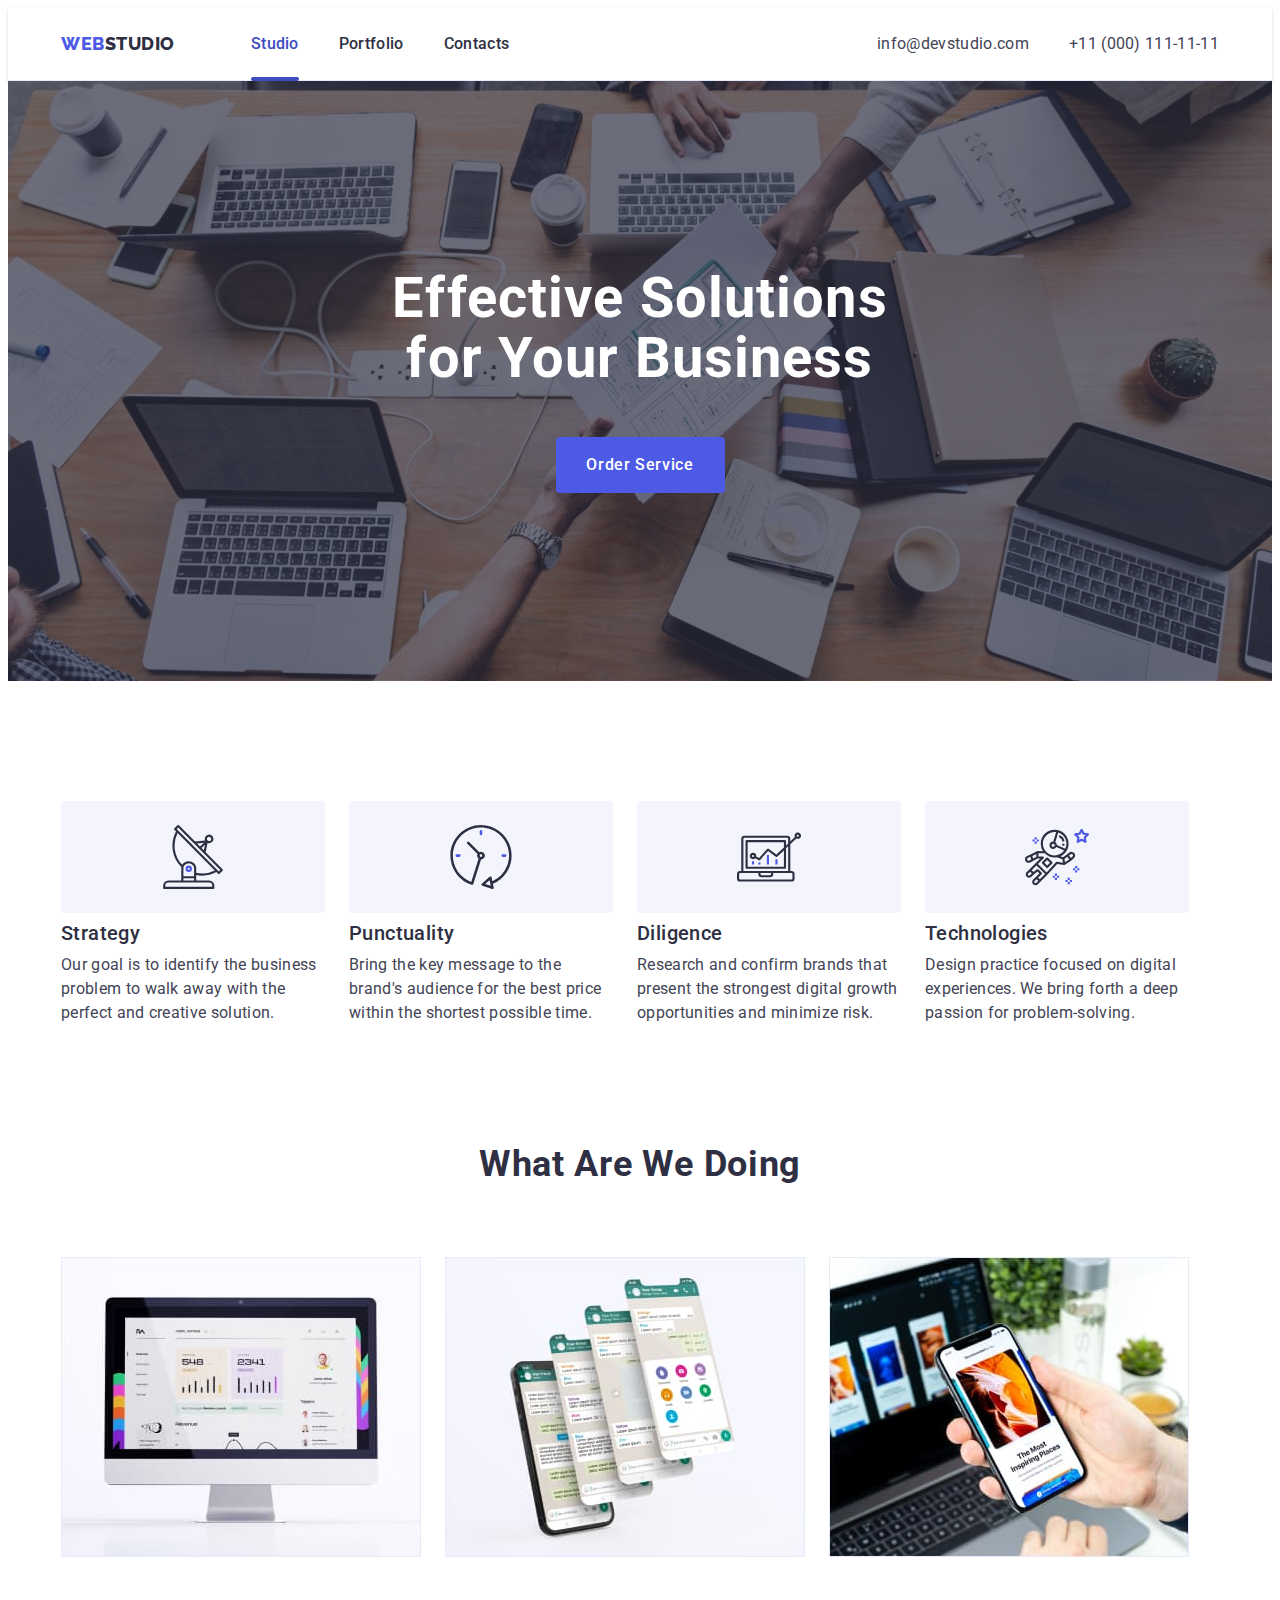
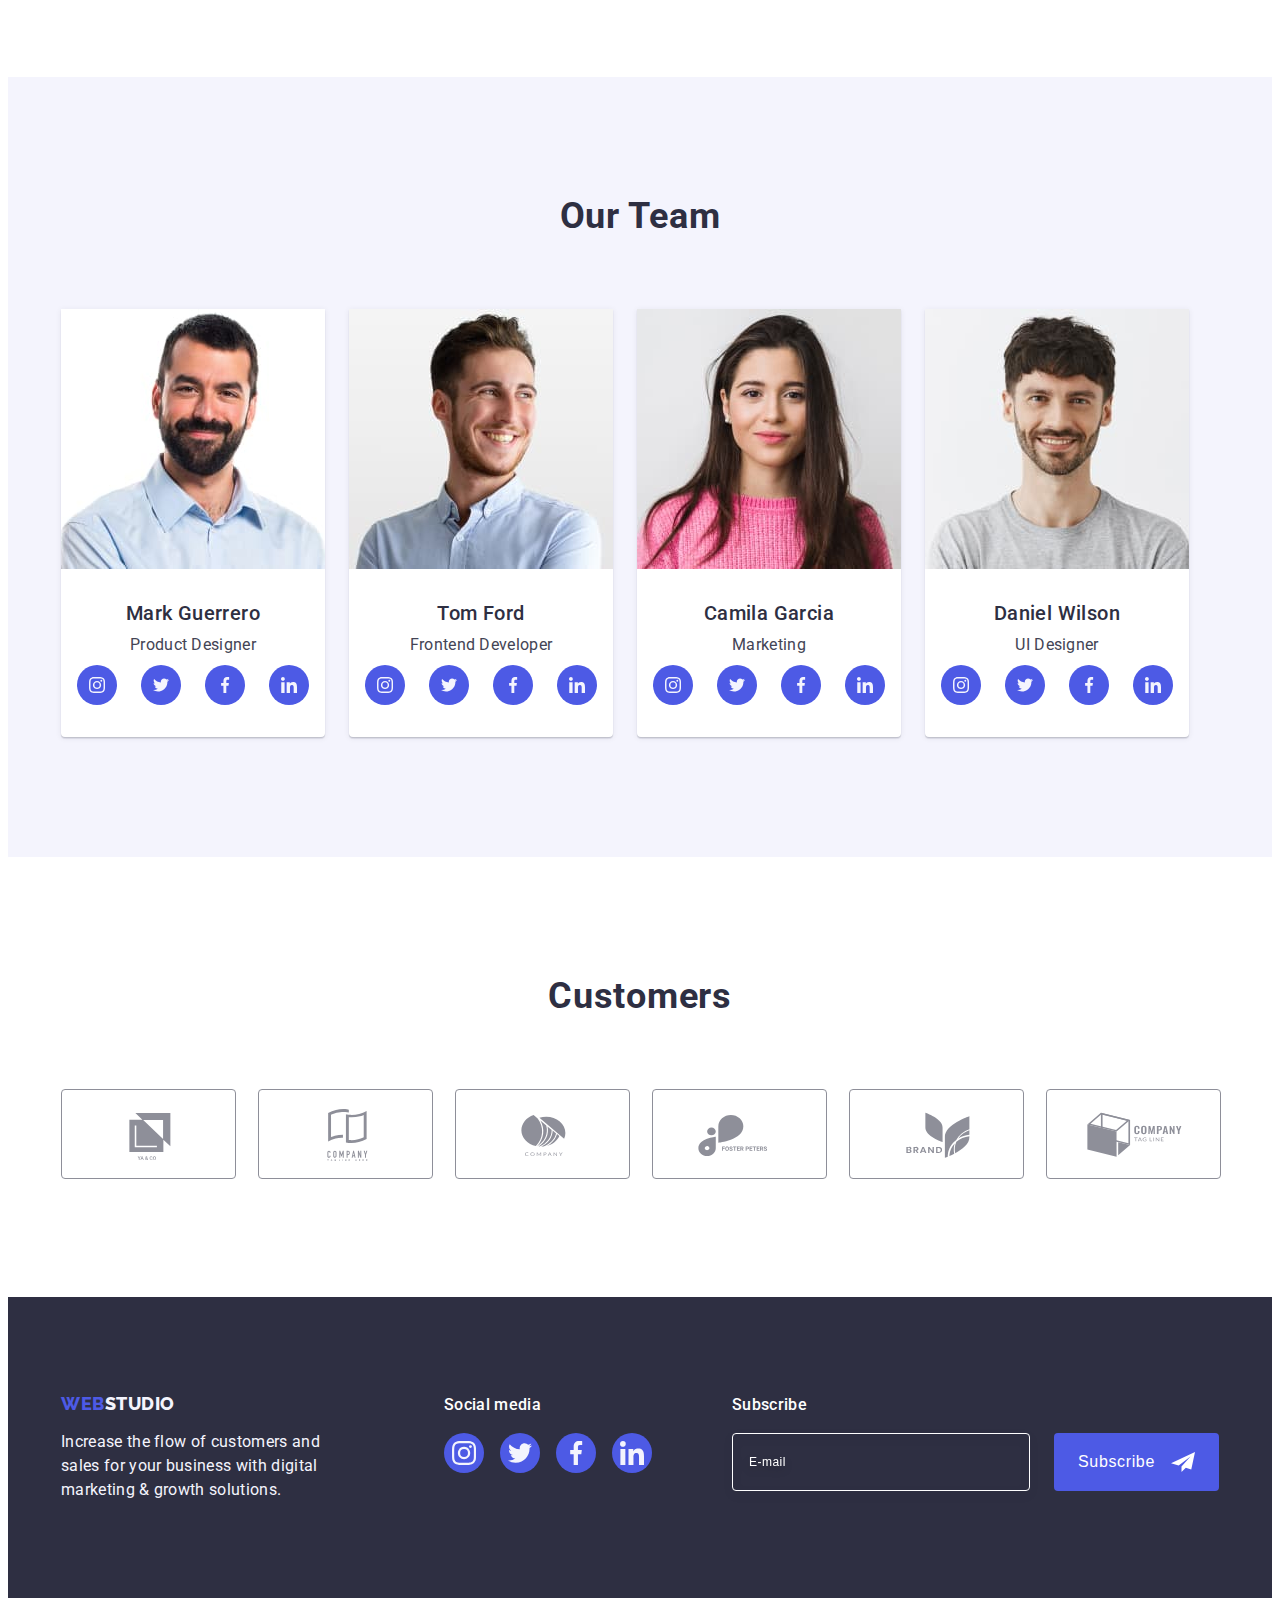
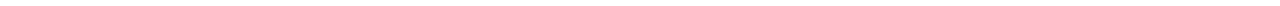
<file: index.html>
<!DOCTYPE html>
<html lang="en">
<head>
    <meta charset="UTF-8">
    <meta http-equiv="X-UA-Compatible" content="IE=edge">
    <meta name="viewport" content="width=device-width, initial-scale=1.0">
    <title>Webstudio</title>
    <link rel="preconnect" href="https://fonts.googleapis.com">
    <link rel="preconnect" href="https://fonts.gstatic.com" crossorigin>
    <link href="https://fonts.googleapis.com/css2?family=Raleway:wght@800&family=Roboto:wght@400;500;700&display=swap"
        rel="stylesheet">
    <link rel="stylesheet" href="https://cdnjs.cloudflare.com/ajax/libs/modern-normalize/2.0.0/modern-normalize.min.css" integrity="sha512-4xo8blKMVCiXpTaLzQSLSw3KFOVPWhm/TRtuPVc4WG6kUgjH6J03IBuG7JZPkcWMxJ5huwaBpOpnwYElP/m6wg==" crossorigin="anonymous" referrerpolicy="no-referrer" />
    <link rel="stylesheet" href="./css/styles.css">
    <link rel="stylesheet" href="./css/media.css">
</head>
<body>
    <header class="header">
        <div class="container header-container">
            <nav class="header-navidation">
                <a href="./index.html" class="logo header-logo link">Web<span class="header-logo-span">Studio</span></a>
                <ul class="header-list list">
                    <li class="header-item"><a href="./index.html" class="header-link link link-after">Studio</a></li>
                    <li class="header-item"><a href="./portfolio.html" class="header-link link">Portfolio</a></li>
                    <li class="header-item"><a href="" class="header-link link">Contacts</a></li>
                </ul>
            </nav>
            <address class="header-address">
                <ul class="address-list list">
                    <li class="address-item"><a href="mailto:info@devstudio.com" class="address-link link">info@devstudio.com</a></li>
                    <li class="address-item"><a href="tel:+110001111111" class="address-link link">+11 (000) 111-11-11</a></li>
                </ul>
            </address>
            <button type="button" class="menu-open-btn" data-menu-open>
                <svg class="menu-icon" width="32" height="22">
                    <use href="./images/icons.svg#menu"></use>
                </svg>
            </button>
        </div>
        <div class="mob-menu is-hidden" data-menu>
            <div>
                <button type="button" class="menu-close-btn" data-menu-close>
                    <svg class="menu-icon" width="8" height="8">
                        <use href="./images/icons.svg#icon-close-black-18dp-2-1-1"></use>
                    </svg>
                </button>
                <ul class="mob-menu-list list">
                        <li class="mob-menu-list-item"><a href="./index.html" class="mob-menu-link link menu-link-after">Studio</a></li>
                        <li class="mob-menu-list-item"><a href="./portfolio.html" class="mob-menu-link link">Portfolio</a></li>
                        <li class="mob-menu-list-item"><a href="" class="mob-menu-link link">Contacts</a></li>
                </ul>
            </div>
            <div>
                <address class="mob-menu-address">
                    <ul class="mob-menu-address-list list">
                        <li class="mob-menu-address-item"><a href="tel:+110001111111" class="mob-menu-address-link-t link">+11 (000) 111-11-11</a></li>
                        <li class="mob-menu-address-item"><a href="mailto:info@devstudio.com" class="mob-menu-address-link-e link">info@devstudio.com</a></li>
                    </ul>
                </address>
                <ul class="mob-soc-list list">
                    <li class="mob-menu-soc-item">
                        <a href="" class="mob-menu-soc-link link" target="_blank" rel="noopener noreferrer">
                            <svg class="mob-menu-soc-icon" width="24" height="24">
                                <use href="./images/icons.svg#icon-instagram-2"></use>
                            </svg>
                        </a>
                    </li>
                    <li class="mob-menu-soc-item">
                        <a href="" class="mob-menu-soc-link link" target="_blank" rel="noopener noreferrer">
                            <svg class="mob-menu-soc-icon" width="24" height="24">
                                <use href="./images/icons.svg#icon-twitter-1"></use>
                            </svg>
                        </a>
                    </li>
                    <li class="mob-menu-soc-item">
                        <a href="" class="mob-menu-soc-link link" target="_blank" rel="noopener noreferrer">
                            <svg class="mob-menu-soc-icon" width="24" height="24">
                                <use href="./images/icons.svg#icon-facebook-1"></use>
                            </svg>
                        </a>
                    </li>
                    <li class="mob-menu-soc-item">
                        <a href="" class="mob-menu-soc-link link" target="_blank" rel="noopener noreferrer">
                            <svg class="mob-menu-soc-icon" width="24" height="24">
                                <use href="./images/icons.svg#icon-linkedin-1"></use>
                            </svg>
                        </a>
                    </li>
                </ul>
            </div>
        </div>
    </header>
    <main>
        <section class="hero">
            <div class="container">
                <h1 class="hero-title">Effective Solutions for Your Business</h1>
                <button type="button" class="hero-btn" data-modal-open>Order Service</button>
            </div>
        </section>
        <section class="hang">
            <div class="container">
                <h2 class="visually-hidden">hang</h2>
                <ul class="hang-list list">
                    <li class="hang-list-item">
                        <div class="hang-icon-container">
                            <svg class="hang-icon" width="64" height="64">
                                <use href="./images/icons.svg#icon-antenna-1"></use>
                            </svg>
                        </div>
                        <h3 class="hang-title-item">Strategy</h3>
                        <p class="hang-text">Our goal is to identify the business problem to walk away with the perfect and creative solution.</p>
                    </li>
                    <li class="hang-list-item">
                        <div class="hang-icon-container">
                            <svg class="hang-icon" width="64" height="64">
                                <use href="./images/icons.svg#icon-clock-1"></use>
                            </svg>
                        </div>
                        <h3 class="hang-title-item">Punctuality</h3>
                        <p class="hang-text">Bring the key message to the brand's audience for the best price within the shortest possible time.</p>
                    </li>
                    <li class="hang-list-item">
                        <div class="hang-icon-container">
                            <svg class="hang-icon" width="64" height="64">
                                <use href="./images/icons.svg#icon-diagram-1"></use>
                            </svg>
                        </div>
                        <h3 class="hang-title-item">Diligence</h3>
                        <p class="hang-text">Research and confirm brands that present the strongest digital growth opportunities and minimize risk.</p>
                    </li>
                    <li class="hang-list-item">
                        <div class="hang-icon-container">
                            <svg class="hang-icon" width="64" height="64">
                                <use href="./images/icons.svg#icon-astronaut-1"></use>
                            </svg>
                        </div>
                        <h3 class="hang-title-item">Technologies</h3>
                        <p class="hang-text">Design practice focused on digital experiences. We bring forth a deep passion for problem-solving.</p>
                    </li>
                </ul>
            </div>
        </section>
        <section class="works">
            <div class="container works-container">
                <h2 class="works-title">What are we doing</h2>
                <ul class="works-list list">
                    <li class="works-list-item"><img srcset="./images/img1-2x.jpg 2x" src="./images/img1.jpg" alt="Design1" width="360"></li>
                    <li class="works-list-item"><img srcset="./images/img2-2x.jpg 2x" src="./images/img2.jpg" alt="Design2" width="360"></li>
                    <li class="works-list-item"><img srcset="./images/img3-2x.jpg 2x" src="./images/img3.jpg" alt="Design3" width="360"></li>
                </ul>
            </div>
        </section> 
        <section class="team">
            <div class="container">
                <h2 class="team-title">Our Team</h2>
                <ul class="team-list list">
                    <li class="team-list-item">
                        <img srcset="./images/member1-2x.jpg 2x" src="./images/member1.jpg" alt="member1" width="264">
                        <div class="team-list-text">
                            <h3 class="team-member">Mark Guerrero</h3>
                            <p class="team-member-text">Product Designer</p>
                            <ul class="team-soc-list list">
                                <li class="team-soc-item">
                                    <a href="" class="team-soc-link link" target="_blank" rel="noopener noreferrer">
                                        <svg class="team-soc-icon" width="16" height="16">
                                            <use href="./images/icons.svg#icon-instagram-2"></use>
                                        </svg>
                                    </a>
                                </li>
                                <li class="team-soc-item">
                                    <a href="" class="team-soc-link link" target="_blank" rel="noopener noreferrer">
                                        <svg class="team-soc-icon" width="16" height="16">
                                            <use href="./images/icons.svg#icon-twitter-1"></use>
                                        </svg>
                                    </a>
                                </li>
                                <li class="team-soc-item">
                                    <a href="" class="team-soc-link link" target="_blank" rel="noopener noreferrer">
                                        <svg class="team-soc-icon" width="16" height="16">
                                            <use href="./images/icons.svg#icon-facebook-1"></use>
                                        </svg>
                                    </a>
                                </li>
                                <li class="team-soc-item">
                                    <a href="" class="team-soc-link link" target="_blank" rel="noopener noreferrer">
                                        <svg class="team-soc-icon" width="16" height="16">
                                            <use href="./images/icons.svg#icon-linkedin-1"></use>
                                        </svg>
                                    </a>
                                </li>
                            </ul>
                        </div>
                    </li>
                    <li class="team-list-item">
                        <img srcset="./images/member2-2x.jpg 2x" src="./images/member2.jpg" alt="member2" width="264">
                        <div class="team-list-text">
                            <h3 class="team-member">Tom Ford</h3>
                            <p class="team-member-text">Frontend Developer</p>
                            <ul class="team-soc-list list">
                                <li class="team-soc-item">
                                    <a href="" class="team-soc-link link" target="_blank" rel="noopener noreferrer">
                                        <svg class="team-soc-icon" width="16" height="16">
                                            <use href="./images/icons.svg#icon-instagram-2"></use>
                                        </svg>
                                    </a>
                                </li>
                                <li class="team-soc-item">
                                    <a href="" class="team-soc-link link" target="_blank" rel="noopener noreferrer">
                                        <svg class="team-soc-icon" width="16" height="16">
                                            <use href="./images/icons.svg#icon-twitter-1"></use>
                                        </svg>
                                    </a>
                                </li>
                                <li class="team-soc-item">
                                    <a href="" class="team-soc-link link" target="_blank" rel="noopener noreferrer">
                                        <svg class="team-soc-icon" width="16" height="16">
                                            <use href="./images/icons.svg#icon-facebook-1"></use>
                                        </svg>
                                    </a>
                                </li>
                                <li class="team-soc-item">
                                    <a href="" class="team-soc-link link" target="_blank" rel="noopener noreferrer">
                                        <svg class="team-soc-icon" width="16" height="16">
                                            <use href="./images/icons.svg#icon-linkedin-1"></use>
                                        </svg>
                                    </a>
                                </li>
                            </ul>
                        </div>
                    </li>
                    <li class="team-list-item">
                        <img srcset="./images/member3-2x.jpg 2x" src="./images/member3.jpg" alt="member3" width="264">
                        <div class="team-list-text">
                            <h3 class="team-member">Camila Garcia</h3>
                            <p class="team-member-text">Marketing</p>
                            <ul class="team-soc-list list">
                                <li class="team-soc-item">
                                    <a href="" class="team-soc-link link" target="_blank" rel="noopener noreferrer">
                                        <svg class="team-soc-icon" width="16" height="16">
                                            <use href="./images/icons.svg#icon-instagram-2"></use>
                                        </svg>
                                    </a>
                                </li>
                                <li class="team-soc-item">
                                    <a href="" class="team-soc-link link" target="_blank" rel="noopener noreferrer">
                                        <svg class="team-soc-icon" width="16" height="16">
                                            <use href="./images/icons.svg#icon-twitter-1"></use>
                                        </svg>
                                    </a>
                                </li>
                                <li class="team-soc-item">
                                    <a href="" class="team-soc-link link" target="_blank" rel="noopener noreferrer">
                                        <svg class="team-soc-icon" width="16" height="16">
                                            <use href="./images/icons.svg#icon-facebook-1"></use>
                                        </svg>
                                    </a>
                                </li>
                                <li class="team-soc-item">
                                    <a href="" class="team-soc-link link" target="_blank" rel="noopener noreferrer">
                                        <svg class="team-soc-icon" width="16" height="16">
                                            <use href="./images/icons.svg#icon-linkedin-1"></use>
                                        </svg>
                                    </a>
                                </li>
                            </ul>
                        </div>
                    </li>
                    <li class="team-list-item">
                        <img srcset="./images/member4-2x.jpg 2x" src="./images/member4.jpg" alt="member4" width="264">
                        <div class="team-list-text">
                            <h3 class="team-member">Daniel Wilson</h3>
                            <p class="team-member-text">UI Designer</p>
                            <ul class="team-soc-list list">
                                <li class="team-soc-item">
                                    <a href="" class="team-soc-link link" target="_blank" rel="noopener noreferrer">
                                        <svg class="team-soc-icon" width="16" height="16">
                                            <use href="./images/icons.svg#icon-instagram-2"></use>
                                        </svg>
                                    </a>
                                </li>
                                <li class="team-soc-item">
                                    <a href="" class="team-soc-link link" target="_blank" rel="noopener noreferrer">
                                        <svg class="team-soc-icon" width="16" height="16">
                                            <use href="./images/icons.svg#icon-twitter-1"></use>
                                        </svg>
                                    </a>
                                </li>
                                <li class="team-soc-item">
                                    <a href="" class="team-soc-link link" target="_blank" rel="noopener noreferrer">
                                        <svg class="team-soc-icon" width="16" height="16">
                                            <use href="./images/icons.svg#icon-facebook-1"></use>
                                        </svg>
                                    </a>
                                </li>
                                <li class="team-soc-item">
                                    <a href="" class="team-soc-link link" target="_blank" rel="noopener noreferrer">
                                        <svg class="team-soc-icon" width="16" height="16">
                                            <use href="./images/icons.svg#icon-linkedin-1"></use>
                                        </svg>
                                    </a>
                                </li>
                            </ul>
                        </div>
                    </li>
                </ul>
            </div>
        </section>
        <section class="customers">
            <div class="container">
                <h2 class="customers-title">Customers</h2>                
                <ul class="customers-list list">
                    <li class="customers-list-item">
                            <a href="" class="customers-link link">
                                <svg class="customers-logo" width="104" height="56">
                                <use href="./images/icons.svg#icon-Logo"></use>
                                </svg>
                            </a>
                    </li>
                    <li class="customers-list-item">
                            <a href="" class="customers-link link">
                                <svg class="customers-logo" width="104" height="56">
                                <use href="./images/icons.svg#icon-Logo-1"></use>
                                </svg>
                            </a>
                    </li>
                    <li class="customers-list-item">
                            <a href="" class="customers-link link">
                                <svg class="customers-logo" width="104" height="56">
                                <use href="./images/icons.svg#icon-Logo-2"></use>
                                </svg>
                            </a>
                    </li>
                    <li class="customers-list-item">
                            <a href="" class="customers-link link">
                                <svg class="customers-logo" width="104" height="56">
                                <use href="./images/icons.svg#icon-Logo-3"></use>
                                </svg>
                            </a>
                    </li>
                    <li class="customers-list-item">
                            <a href="" class="customers-link link">
                                <svg class="customers-logo" width="104" height="56">
                                <use href="./images/icons.svg#icon-Logo-4"></use>
                                </svg>
                            </a>
                    </li>
                    <li class="customers-list-item">
                            <a href="" class="customers-link link">
                                <svg class="customers-logo" width="104" height="56">
                                <use href="./images/icons.svg#icon-Logo-5"></use>
                                </svg>
                            </a>
                    </li>
                </ul>
            </div>
        </section>
    </main>
    <footer class="footer">
        <div class="container footer-container">
            <div class="footer-container-1">
                <div class="footer-text">
                    <a href="./index.html" class="logo footer-logo link">Web<span class="footer-logo-span">Studio</span></a>
                    <p class="footer-logo-text">Increase the flow of customers and sales for your business with digital marketing & growth
                        solutions.</p>
                </div>
                <div class="footer-soc">
                    <p class="footer-title">Social media</p>
                    <ul class="footer-soc-list list">
                        <li class="footer-soc-item">
                            <a href="" class="footer-soc-link link" target="_blank" rel="noopener noreferrer">
                                <svg class="footer-soc-icon" width="24" height="24">
                                    <use href="./images/icons.svg#icon-instagram-2"></use>
                                </svg>
                            </a>
                        </li>
                        <li class="footer-soc-item">
                            <a href="" class="footer-soc-link link" target="_blank" rel="noopener noreferrer">
                                <svg class="footer-soc-icon" width="24" height="24">
                                    <use href="./images/icons.svg#icon-twitter-1"></use>
                                </svg>
                            </a>
                        </li>
                        <li class="footer-soc-item">
                            <a href="" class="footer-soc-link link" target="_blank" rel="noopener noreferrer">
                                <svg class="footer-soc-icon" width="24" height="24">
                                    <use href="./images/icons.svg#icon-facebook-1"></use>
                                </svg>
                            </a>
                        </li>
                        <li class="footer-soc-item">
                            <a href="" class="footer-soc-link link" target="_blank" rel="noopener noreferrer">
                                <svg class="footer-soc-icon" width="24" height="24">
                                    <use href="./images/icons.svg#icon-linkedin-1"></use>
                                </svg>
                            </a>
                        </li>
                    </ul>
                </div>
            </div>
            <div class="subscribe-container">
                <p class="footer-title">Subscribe</p>
                <form class="subscribe-form">
                    <label class="subscribe-label">
                        <input class="subscribe-input" type="email" name="user-email" placeholder="E-mail"/>
                    </label>
                    <button class="subscribe-btn" type="submit">
                        Subscribe
                        <svg class="subscribe-icon" width="24" height="24">
                            <use href="./images/icons.svg#subscribe"></use>
                        </svg>
                    </button>
                </form>
            </div>
        </div >
    </footer>
    <div class="backdrop is-hidden" data-modal>
        <div class="modal">
            <button type="button" class="modal-close" data-modal-close>
                <svg width="8" height="8" class="modal-close-svg">
                    <use href="./images/icons.svg#icon-close-black-18dp-2-1-1"></use>
                </svg>
            </button>
            <p class="modal-title">Leave your contacts and we will call you back</p>
            <form class="modal-form">
                <div class="form-field">
                    <label class="modal-label" for="user-name">Name</label>
                    <div class="input-wrap">
                        <input class="modal-input" type="text" name="user-name" id="user-name"/>
                        <svg class="modal-icon" width="18" height="24">
                            <use href="./images/icons.svg#icon-person"></use>
                        </svg>
                    </div>
                </div>
                <div class="form-field">
                    <label class="modal-label" for="phone">Phone</label>
                    <div class="input-wrap">
                        <input class="modal-input" type="tel" name="phone" id="phone"/>
                        <svg class="modal-icon" width="18" height="24">
                            <use href="./images/icons.svg#icon-phone"></use>
                        </svg>
                    </div>
                </div>
                <div class="form-field">
                    <label class="modal-label" for="email">Email</label>
                    <div class="input-wrap">
                        <input class="modal-input" type="email" name="email" id="email"/>
                        <svg class="modal-icon" width="18" height="24">
                            <use href="./images/icons.svg#icon-email"></use>
                        </svg>
                    </div>
                </div>
                <div class="comment-field">
                    <label class="modal-label" for="user-comment">Comment</label>
                    <textarea class="modal-comment" name="user-comment" id="user-comment" placeholder="Text input"></textarea>
                </div>
                <div class="privacy-policy">
                    <input class="modal-check visually-hidden" id="user-privacy" type="checkbox" name="user-privacy" value="true" required/>
                    <label class="check-text" for="user-privacy">
                        <span class="check">
                            <svg class="check-icon" width="10" height="8">
                                <use href="./images/icons.svg#icon-check"></use>
                            </svg>
                        </span>
                        I accept the terms and conditions of the
                        <a class="check-link" href="#">Privacy Policy</a>
                    </label>
                </div>
                <button class="modal-btn" type="submit">Send</button>
            </form>
        </div>
    </div>
    <script src="./js/modal.js"></script>
    <script src="./js/mobile-menu.js"></script>
</body>
</html>
</file>
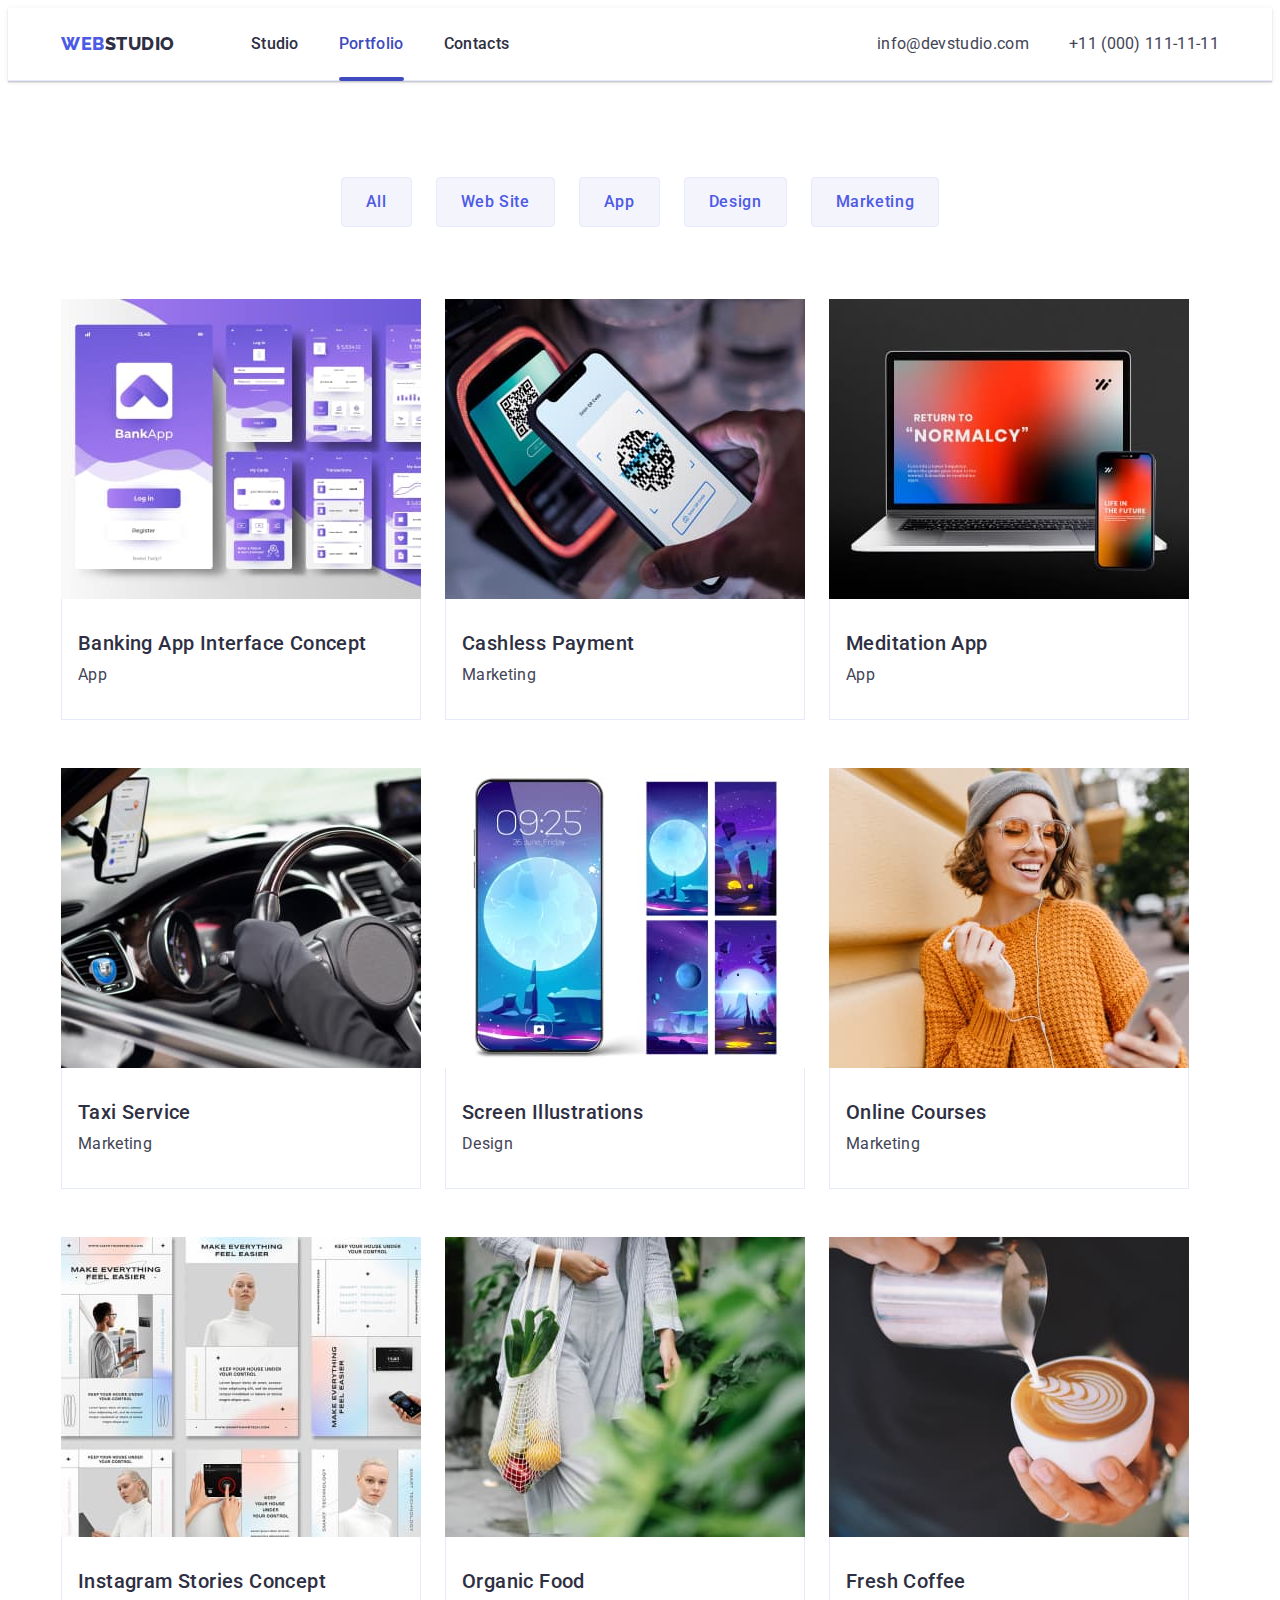
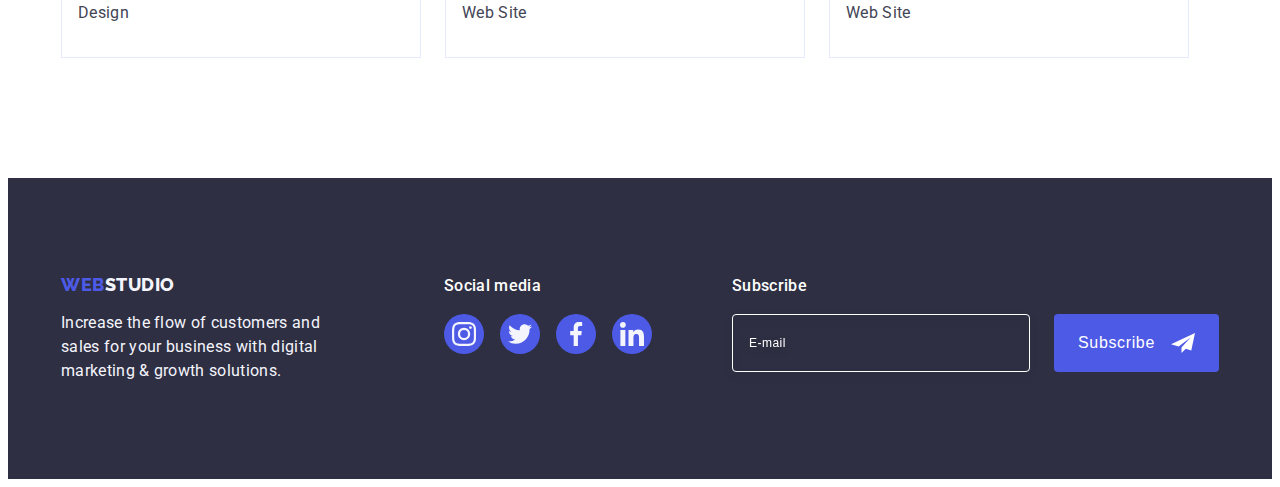
<file: portfolio.html>
<!DOCTYPE html>
<html lang="en">
<head>
    <meta charset="UTF-8">
    <meta http-equiv="X-UA-Compatible" content="IE=edge">
    <meta name="viewport" content="width=device-width, initial-scale=1.0">
    <title>Portfolio</title>
    <link rel="preconnect" href="https://fonts.googleapis.com">
    <link rel="preconnect" href="https://fonts.gstatic.com" crossorigin>
    <link href="https://fonts.googleapis.com/css2?family=Raleway:wght@800&family=Roboto:wght@400;500;700&display=swap" rel="stylesheet">
    <link rel="stylesheet" href="https://cdnjs.cloudflare.com/ajax/libs/modern-normalize/2.0.0/modern-normalize.min.css" integrity="sha512-4xo8blKMVCiXpTaLzQSLSw3KFOVPWhm/TRtuPVc4WG6kUgjH6J03IBuG7JZPkcWMxJ5huwaBpOpnwYElP/m6wg==" crossorigin="anonymous" referrerpolicy="no-referrer" />
    <link rel="stylesheet" href="./css/styles.css">
    <link rel="stylesheet" href="./css/media.css">
</head>
<body>
    <header class="header">
        <div class="container header-container">
            <nav class="header-navidation">
                <a href="./index.html" class="logo header-logo link">Web<span class="header-logo-span">Studio</span></a>
                <ul class="header-list list">
                    <li class="header-item"><a href="./index.html" class="header-link link">Studio</a></li>
                    <li class="header-item"><a href="./portfolio.html" class="header-link link link-after">Portfolio</a></li>
                    <li class="header-item"><a href="" class="header-link link">Contacts</a></li>
                </ul>
            </nav>
            <address class="header-address">
                <ul class="address-list list">
                    <li class="address-item"><a href="mailto:info@devstudio.com"
                            class="address-link link">info@devstudio.com</a></li>
                    <li class="address-item"><a href="tel:+110001111111" class="address-link link">+11 (000) 111-11-11</a></li>
                </ul>
            </address>
            <button type="button" class="menu-open-btn" data-menu-open>
                <svg class="menu-icon" width="32" height="22">
                    <use href="./images/icons.svg#menu"></use>
                </svg>
            </button>
        </div>
        <div class="mob-menu is-hidden" data-menu>
            <div>
                <button type="button" class="menu-close-btn" data-menu-close>
                    <svg class="menu-icon" width="8" height="8">
                        <use href="./images/icons.svg#icon-close-black-18dp-2-1-1"></use>
                    </svg>
                </button>
                <ul class="mob-menu-list list">
                        <li class="mob-menu-list-item"><a href="./index.html" class="mob-menu-link link">Studio</a></li>
                        <li class="mob-menu-list-item"><a href="./portfolio.html" class="mob-menu-link link menu-link-after">Portfolio</a></li>
                        <li class="mob-menu-list-item"><a href="" class="mob-menu-link link">Contacts</a></li>
                </ul>
            </div>
            <div>
                <address class="mob-menu-address">
                    <ul class="mob-menu-address-list list">
                        <li class="mob-menu-address-item"><a href="tel:+110001111111" class="mob-menu-address-link-t link">+11 (000) 111-11-11</a></li>
                        <li class="mob-menu-address-item"><a href="mailto:info@devstudio.com" class="mob-menu-address-link-e link">info@devstudio.com</a></li>
                    </ul>
                </address>
                <ul class="mob-soc-list list">
                    <li class="mob-menu-soc-item">
                        <a href="" class="mob-menu-soc-link link" target="_blank" rel="noopener noreferrer">
                            <svg class="mob-menu-soc-icon" width="24" height="24">
                                <use href="./images/icons.svg#icon-instagram-2"></use>
                            </svg>
                        </a>
                    </li>
                    <li class="mob-menu-soc-item">
                        <a href="" class="mob-menu-soc-link link" target="_blank" rel="noopener noreferrer">
                            <svg class="mob-menu-soc-icon" width="24" height="24">
                                <use href="./images/icons.svg#icon-twitter-1"></use>
                            </svg>
                        </a>
                    </li>
                    <li class="mob-menu-soc-item">
                        <a href="" class="mob-menu-soc-link link" target="_blank" rel="noopener noreferrer">
                            <svg class="mob-menu-soc-icon" width="24" height="24">
                                <use href="./images/icons.svg#icon-facebook-1"></use>
                            </svg>
                        </a>
                    </li>
                    <li class="mob-menu-soc-item">
                        <a href="" class="mob-menu-soc-link link" target="_blank" rel="noopener noreferrer">
                            <svg class="mob-menu-soc-icon" width="24" height="24">
                                <use href="./images/icons.svg#icon-linkedin-1"></use>
                            </svg>
                        </a>
                    </li>
                </ul>
            </div>
        </div>
    </header>
    <main>
        <section class="portfolio">
            <div class="container">
                <h1 class="visually-hidden">Portfolio</h1>
                <ul class="portfolio-search list">
                    <li class="portfolio-search-item"><button type="button" class="portfolio-search-btn">All</button></li>
                    <li class="portfolio-search-item"><button type="button" class="portfolio-search-btn">Web Site</button></li>
                    <li class="portfolio-search-item"><button type="button" class="portfolio-search-btn">App</button></li>
                    <li class="portfolio-search-item"><button type="button" class="portfolio-search-btn">Design</button></li>
                    <li class="portfolio-search-item"><button type="button" class="portfolio-search-btn">Marketing</button></li>
                </ul>
                <ul class="projects list">
                    <li class="projects-item">
                        <a href="" class="projects-item-link link">
                            <div class="projects-cover-wrap">
                                <img src="./images/img91.jpg" alt="Banking App Interface Concept" width="360" height="300">
                                <p class="projects-cover-text">14 Stylish and User-Friendly App Design Concepts · Task Manager App · Calorie Tracker App · Exotic Fruit Ecommerce App · Cloud Storage App</p>
                            </div>
                            <div class="project-item-text">
                                <h2 class="project">Banking App Interface Concept</h2>
                                <p class=project-text>App</p>
                            </div>
                        </a>
                    </li>
                    <li class="projects-item">
                        <a href="" class="projects-item-link link">
                            <div class="projects-cover-wrap">
                                <img src="./images/img92.jpg" alt="Cashless Payment" width="360" height="300">
                                <p class="projects-cover-text">14 Stylish and User-Friendly App Design Concepts · Task Manager App · Calorie Tracker App · Exotic Fruit Ecommerce App · Cloud Storage App</p>
                            </div>
                            <div class="project-item-text">
                                <h2 class="project">Cashless Payment</h2>
                                <p class="project-text">Marketing</p>
                            </div>
                        </a>
                    </li>
                    <li class="projects-item">
                        <a href="" class="projects-item-link link">
                            <div class="projects-cover-wrap">
                                <img src="./images/img93.jpg" alt="Meditation App" width="360" height="300">
                                <p class="projects-cover-text">14 Stylish and User-Friendly App Design Concepts · Task Manager App · Calorie Tracker App · Exotic Fruit Ecommerce App · Cloud Storage App</p>
                            </div>
                            <div class="project-item-text">
                                <h2 class="project">Meditation App</h2>
                                <p class="project-text">App</p>
                            </div>
                        </a>
                    </li>
                    <li class="projects-item">
                        <a href="" class="projects-item-link link">
                            <div class="projects-cover-wrap">
                                <img src="./images/img94.jpg" alt="Taxi Service" width="360" height="300">
                                <p class="projects-cover-text">14 Stylish and User-Friendly App Design Concepts · Task Manager App · Calorie Tracker App · Exotic Fruit Ecommerce App · Cloud Storage App</p>
                            </div>
                            <div class="project-item-text">
                                <h2 class="project">Taxi Service</h2>
                                <p class="project-text">Marketing</p>
                            </div>
                        </a>
                    </li>
                    <li class="projects-item">
                        <a href="" class="projects-item-link link">
                            <div class="projects-cover-wrap">
                                <img src="./images/img95.jpg" alt="Screen Illustrations" width="360" height="300">
                                <p class="projects-cover-text">14 Stylish and User-Friendly App Design Concepts · Task Manager App · Calorie Tracker App · Exotic Fruit Ecommerce App · Cloud Storage App</p>
                            </div>
                            <div class="project-item-text">
                                <h2 class="project">Screen Illustrations</h2>
                                <p class="project-text">Design</p>
                            </div>
                        </a>
                    </li>
                    <li class="projects-item">
                        <a href="" class="projects-item-link link">
                            <div class="projects-cover-wrap">
                                <img src="./images/img96.jpg" alt="Online Courses" width="360" height="300">
                                <p class="projects-cover-text">14 Stylish and User-Friendly App Design Concepts · Task Manager App · Calorie Tracker App · Exotic Fruit Ecommerce App · Cloud Storage App</p>
                            </div>
                            <div class="project-item-text">
                                <h2 class="project">Online Courses</h2>
                                <p class="project-text">Marketing</p>
                            </div>
                        </a>
                    </li>
                    <li class="projects-item">
                        <a href="" class="projects-item-link link">
                            <div class="projects-cover-wrap">
                                <img src="./images/img97.jpg" alt="Instagram Stories Concept" width="360" height="300">
                                <p class="projects-cover-text">14 Stylish and User-Friendly App Design Concepts · Task Manager App · Calorie Tracker App · Exotic Fruit Ecommerce App · Cloud Storage App</p>
                            </div>
                            <div class="project-item-text">
                                <h2 class="project">Instagram Stories Concept</h2>
                                <p class="project-text">Design</p>
                            </div>
                        </a>
                    </li>
                    <li class="projects-item">
                        <a href="" class="projects-item-link link">
                            <div class="projects-cover-wrap">
                                <img src="./images/img98.jpg" alt="Organic Food" width="360" height="300">
                                <p class="projects-cover-text">14 Stylish and User-Friendly App Design Concepts · Task Manager App · Calorie Tracker App · Exotic Fruit Ecommerce App · Cloud Storage App</p>
                            </div>
                            <div class="project-item-text">
                                <h2 class="project">Organic Food</h2>
                                <p class="project-text">Web Site</p>
                            </div>
                        </a>
                    </li>
                    <li class="projects-item">
                        <a href="" class="projects-item-link link">
                            <div class="projects-cover-wrap">
                                <img src="./images/img99.jpg" alt="Fresh Coffee" width="360" height="300">
                                <p class="projects-cover-text">14 Stylish and User-Friendly App Design Concepts · Task Manager App · Calorie Tracker App · Exotic Fruit Ecommerce App · Cloud Storage App</p>
                            </div>
                            <div class="project-item-text">
                                <h2 class="project">Fresh Coffee</h2>
                                <p class="project-text">Web Site</p>
                            </div>
                        </a>
                    </li>
                </ul>
            </div>
        </section>
    </main>
    <footer class="footer">
        <div class="container footer-container">
            <div class="footer-container-1">
                <div class="footer-text">
                    <a href="./index.html" class="logo footer-logo link">Web<span class="footer-logo-span">Studio</span></a>
                    <p class="footer-logo-text">Increase the flow of customers and sales for your business with digital marketing & growth
                        solutions.</p>
                </div>
                <div class="footer-soc">
                    <p class="footer-title">Social media</p>
                    <ul class="footer-soc-list list">
                        <li class="footer-soc-item">
                            <a href="" class="footer-soc-link link" target="_blank" rel="noopener noreferrer">
                                <svg class="footer-soc-icon" width="24" height="24">
                                    <use href="./images/icons.svg#icon-instagram-2"></use>
                                </svg>
                            </a>
                        </li>
                        <li class="footer-soc-item">
                            <a href="" class="footer-soc-link link" target="_blank" rel="noopener noreferrer">
                                <svg class="footer-soc-icon" width="24" height="24">
                                    <use href="./images/icons.svg#icon-twitter-1"></use>
                                </svg>
                            </a>
                        </li>
                        <li class="footer-soc-item">
                            <a href="" class="footer-soc-link link" target="_blank" rel="noopener noreferrer">
                                <svg class="footer-soc-icon" width="24" height="24">
                                    <use href="./images/icons.svg#icon-facebook-1"></use>
                                </svg>
                            </a>
                        </li>
                        <li class="footer-soc-item">
                            <a href="" class="footer-soc-link link" target="_blank" rel="noopener noreferrer">
                                <svg class="footer-soc-icon" width="24" height="24">
                                    <use href="./images/icons.svg#icon-linkedin-1"></use>
                                </svg>
                            </a>
                        </li>
                    </ul>
                </div>
            </div>
            <div class="subscribe-container">
                <p class="footer-title">Subscribe</p>
                <form class="subscribe-form">
                    <label class="subscribe-label">
                        <input class="subscribe-input" type="email" name="user-email" placeholder="E-mail"/>
                    </label>
                    <button class="subscribe-btn" type="submit">
                        Subscribe
                        <svg class="subscribe-icon" width="24" height="24">
                            <use href="./images/icons.svg#subscribe"></use>
                        </svg>
                    </button>
                </form>
            </div>
        </div >
    </footer>
    <script src="./js/mobile-menu.js"></script>
</body>
</html>
</file>
<file: css/styles.css>
:root {
    --text-color: #434455;
    --white-color: #FFFFFF;
    --navy-blue-color: #2E2F42;
    --cloud-color: #F4F4FD;
    --iris-color: #4D5AE5;
    --ocean-color: #404BBF;
    --cornflower: #E7E9FC;
    --light-slate: #8E8F99;
    --dairy: #FCFCFC;
    --transition: 250ms cubic-bezier(0.4, 0, 0.2, 1);;
}
body {
    color: var(--text-color);
    font-family: 'Roboto', sans-serif;
    background: var(--white-color);
}
p, h1, h2, h3, h4, h5, h6 {
    margin: 0;
}
img {
    display: block;
    width: 100%;
    max-width: 100%;
    height: auto;
}
ul, ol {
    margin: 0;
    padding: 0;
}
.list {
    list-style: none;
}
.link {
    text-decoration: none;
    font-style: normal;
}
.visually-hidden {
    position: absolute;
    white-space: nowrap;
    width: 1px;
    height: 1px;
    overflow: hidden;
    border: 0;
    padding: 0;
    clip: rect(0 0 0 0);
    clip-path: inset(100%);
    margin: -1px;
}
.no-scroll {
    overflow: hidden;
}
.container {
    width: 100%;
    padding-left: 16px;
    padding-right: 16px;
    margin: 0 auto;
}
/* ----------------------- HEADER --------------------- */
.header {
    background: var(--white-color);
    border-bottom: 1px solid var(--cornflower);
    box-shadow: 0px 2px 1px rgba(46, 47, 66, 0.08), 0px 1px 1px rgba(46, 47, 66, 0.16), 0px 1px 6px rgba(46, 47, 66, 0.08);
}
.header-container {
    display: flex;
    align-items: center;
}
.header-navidation {
    display: flex;
    align-items: center;
}
.logo {
    font-family: 'Raleway', sans-serif;
    font-weight: 800;
    font-size: 18px;
    line-height: 1.17;
    letter-spacing: 0.03em;
    text-transform: uppercase;
    color: var(--iris-color);
}
.header-logo-span {
    color: var(--navy-blue-color)
}
.header-list {
    display: none;
}
.address-list {
    display: none;
}
.menu-open-btn { 
    background-color: transparent;
    border: none;
    margin-left: auto;
    display: flex;
    align-items: center;
    justify-content: center;
    cursor: pointer;
    padding: 24px 0;
}
.menu-icon {
    stroke: var(--navy-blue-color);
    transition: stroke var(--transition);
}
.menu-icon:focus {
    stroke: var(--ocean-color);
}
.mob-menu {
    position: fixed;
    top: 0;
    z-index: 100;
    width: 100vw;
    height: 100vh;
    background-color: var(--white-color);
    padding: 80px 24px 40px 40px;
    display: flex;
    flex-direction: column;
    justify-content: space-between;
    overflow: auto;
}
.menu-close-btn {
    position: absolute;
    top: 24px;
    right: 24px;
    margin-left: auto;
    width: 24px;
    height: 24px;
    background: rgba(231, 233, 252, 0.1);
    border: 1px solid rgba(46, 47, 66, 0.1);
    border-radius: 50%;
    display: flex;
    align-items: center;
    justify-content: center;
    padding: 0;
    cursor: pointer;
    transition: background-color 250ms cubic-bezier(0.4, 0, 0.2, 1), border 250ms cubic-bezier(0.4, 0, 0.2, 1);
}
.mob-menu-list-item:not(:last-child) {
    margin-bottom: 40px;
}
.mob-menu-link {
    font-weight: 700;
    font-size: 36px;
    line-height: 1.11;
    letter-spacing: 0.02em;
    text-transform: capitalize;
    color: var(--navy-blue-color);
}
.menu-link-after {
    color: var(--ocean-color);
    transition: color var(--transition);
}
.mob-menu-address {
    font-style: normal;
    margin-bottom: 48px;
}
.mob-menu-address-link-t {
    color: var(--iris-color);
    font-weight: 700;
    font-size: 36px;
    line-height: 1.11;
}
.mob-menu-address-link-e {
    font-weight: 500;
    font-size: 20px;
    line-height: 1.2;
    letter-spacing: 0.02em;
    color: #434455;
}
.mob-menu-address-item:not(:last-child) {
    margin-bottom: 48px;
}
.mob-soc-list {
    display: flex;
    gap: 56px;
    margin-top: auto;
}
@media screen and (max-width: 398px) {
    .mob-soc-list {
        justify-content: space-between;
        gap: unset;
    }
}
.mob-menu-soc-item {
    width: 40px;
    height: 40px;
}
.mob-menu-soc-link {
    width: 100%;
    height: 100%;
    background-color: var(--iris-color);
    border-radius: 50%;
    display: flex;
    align-items: center;
    justify-content: center;
    transition: background-color 250ms cubic-bezier(0.4, 0, 0.2, 1);
}
.mob-menu-soc-link:focus {
    background-color: var(--ocean-color);
    transition: background-color 250ms cubic-bezier(0.4, 0, 0.2, 1);
}
.mob-menu-soc-icon {
    fill: var(--cloud-color);
}
/* ----------------------- MAIN --------------------- */
.hero {
    max-width: 100%;
    background: var(--navy-blue-color);
    background-image: linear-gradient(rgba(46, 47, 66, 0.7), rgba(46, 47, 66, 0.7)), url(../images/hero-bg-mob.jpg);
    background-repeat: no-repeat;
    background-position: center;
    background-size: cover;
    padding-top: 112px;
    padding-bottom: 112px;
    margin-left: auto;
    margin-right: auto;
}
@media (min-device-pixel-ratio: 2),
    (min-resolution: 192dpi),
    (min-resolution: 2dppx) {
    .hero {
        background-image: linear-gradient(rgba(46, 47, 66, 0.7), rgba(46, 47, 66, 0.7)), url(../images/hero-bg-mob-2x.jpg);
    }
}
.hero-title {
    max-width: 320px;
    font-weight: 700;
    font-size: 36px;
    line-height: 1.11;
    text-align: center;
    letter-spacing: 0.02em;
    text-transform: capitalize;
    color: var(--white-color);
    margin-bottom: 72px;
    margin-right: auto;
    margin-left: auto;
}
.hero-btn {
    min-width: 169px;
    height: 56px;
    background-color: var(--iris-color);
    font-family: "Roboto", sans-serif;
    font-weight: 500;
    font-size: 16px;
    line-height: 1.5;
    display: block;
    letter-spacing: 0.04em;
    color: var(--white-color);
    cursor: pointer;
    border: none;
    border-radius: 4px;   
    margin-top: auto;
    margin-right: auto;
    margin-left: auto;
    transition: background-color 250ms cubic-bezier(0.4, 0, 0.2, 1);
}
.hero-btn:hover,
.hero-btn:focus {
    background-color: var(--ocean-color);
    transition: background-color 250ms cubic-bezier(0.4, 0, 0.2, 1);
}
.hang {
    padding-top: 96px;
    padding-bottom: 96px;
}
.hang-title-item {
    font-weight: 700;
    font-size: 36px;
    line-height: 1.11;
    letter-spacing: 0.02em;
    color: var(--navy-blue-color);
    margin-bottom: 8px;
    margin-top: auto;
    text-align: center;
}
.hang-list {
    display: flex;
    flex-wrap: wrap;
    align-items: center;
    gap: 72px;
}
.hang-list-item {
    max-width: 396px;
}
.hang-text {
    font-weight: 500;
    font-size: 16px;
    line-height: 1.5;
    letter-spacing: 0.02em;
    color: var(--text-color);
    margin-top: auto;
}
.hang-icon-container {
    display: none;
}
.works {
    display: none;
}
.team {
    background: var(--cloud-color);
    padding-top: 96px;
    padding-bottom: 96px;
}
.team > .container {
    max-width: 294px;
}
.team-title {
    font-weight: 700;
    font-size: 36px;
    line-height: 1.11;
    text-align: center;
    letter-spacing: 0.02em;
    text-transform: capitalize;
    color: var(--navy-blue-color);
    margin-bottom: 72px;
}
.team-list {
    display: flex;
    flex-wrap: wrap;
    gap: 72px; 

}
.team-list-item {
    background: var(--white-color);
    display: block;
    border-radius: 0px 0px 4px 4px;
    box-shadow: 0px 1px 6px rgba(46, 47, 66, 0.08), 0px 1px 1px rgba(46, 47, 66, 0.16), 0px 2px 1px rgba(46, 47, 66, 0.08);
}
.team-list-text {
    padding: 32px 16px;
}
.team-member {
    font-weight: 500;
    font-size: 20px;
    line-height: 1.2;
    text-align: center;
    letter-spacing: 0.02em;
    color: var(--navy-blue-color);
    margin-bottom: 8px;
}
.team-member-text {
    font-weight: 400;
    font-size: 16px;
    line-height: 1.5;
    text-align: center;
    letter-spacing: 0.02em;
    color: var(--text-color);
    margin-top: auto;
    margin-bottom: 8px;
}
.team-soc-list {
    display: flex;
    justify-content: center;
    gap: 24px;
    margin-top: auto;
}
.team-soc-item {
    width: 40px;
    height: 40px;
}
.team-soc-link {
    width: 100%;
    height: 100%;
    background-color: var(--iris-color);
    border-radius: 50%;
    display: flex;
    align-items: center;
    justify-content: center;
    transition: background-color 250ms cubic-bezier(0.4, 0, 0.2, 1);
}
.team-soc-link:hover,
.team-soc-link:focus {
    background-color: var(--ocean-color);
    transition: background-color 250ms cubic-bezier(0.4, 0, 0.2, 1);
}
.team-soc-icon {
    fill: var(--cloud-color);
}
.customers {
    background: var(--white-color);
    padding-top: 96px;
    padding-bottom: 96px;
}
.customers-title {
    font-weight: 700;
    font-size: 36px;
    line-height: 1.11;
    text-align: center;
    letter-spacing: 0.02em;
    text-transform: capitalize;
    color: var(--navy-blue-color);
    margin-bottom: 72px;
}
.customers-list {
    display: flex;
    flex-wrap: wrap;
    gap: 72px 16px;
    margin-top: auto;
    justify-content: center;
}
.customers-list-item {
    width: calc((100% - 16px) / 2);
    height: 88px;
}
.customers-link {
    width: 100%;
    height: 100%;
    border: 1px solid var(--light-slate);
    border-radius: 4px;
    display: flex;
    align-items: center;
    justify-content: center;
    color: var(--light-slate);
    transition: color 250ms cubic-bezier(0.4, 0, 0.2, 1), border-color 250ms cubic-bezier(0.4, 0, 0.2, 1);
}
.customers-link:hover,
.customers-link:focus {
    color: var(--ocean-color);
    border-color: var(--ocean-color);
    transition: color 250ms cubic-bezier(0.4, 0, 0.2, 1), border-color 250ms cubic-bezier(0.4, 0, 0.2, 1);
}
.customers-logo {
    fill: currentColor;
}
/* ----------------------- FOOTER --------------------- */
.footer {
    background: var(--navy-blue-color);
    padding-top: 96px;
    padding-bottom: 96px;
}
.footer-container {
    display: flex;
    flex-direction: column;
    justify-content: center;
    gap: 72px;
    max-width: 428px;
}
.footer-text {
    display: flex;
    flex-direction: column;
    align-items: center;
    margin-bottom: 72px;
}
.footer-logo-span {
    color: var(--cloud-color);
}
.footer-logo {
    display: inline-block;
    margin-bottom: 16px;
}
.footer-logo-text {
    max-width: 268px;
    font-weight: 400;
    font-size: 16px;
    line-height: 1.5;
    letter-spacing: 0.02em;
    color: var(--cloud-color);
    margin-top: auto;
}
.footer-title {
    display: flex;
    justify-content: center;
    font-weight: 500;
    font-size: 16px;
    line-height: 1.5;
    letter-spacing: 0.02em;
    color: var(--white-color);
    margin-bottom: 16px;
}
.footer-soc-list {
    display: flex;
    justify-content: center;
    gap: 16px;
    margin-top: auto;
}
.footer-soc-item {
    width: 40px;
    height: 40px;
}
.footer-soc-link {
    width: 100%;
    height: 100%;
    background-color: var(--iris-color);
    border-radius: 50%;
    display: flex;
    align-items: center;
    justify-content: center;
    transition: background-color 250ms cubic-bezier(0.4, 0, 0.2, 1);
}
.footer-soc-link:hover,
.footer-soc-link:focus {
    background-color: #31d0aa; 
    transition: background-color 250ms cubic-bezier(0.4, 0, 0.2, 1);
}
.footer-soc-icon {
    fill: var(--cloud-color)
}
.subscribe-form {
    display: flex;
    flex-direction: column;
}
.subscribe-input {
    width: 100%;
    height: 40px;
    background-color: transparent;
    outline: transparent;
    border: 1px solid rgba(255, 255, 255, 0.3);
    filter: drop-shadow(0px 4px 4px rgba(0, 0, 0, 0.15));
    border-radius: 4px;
    padding: 8px 16px;
    font-weight: 400;
    font-size: 12px;
    line-height: 1.5;
    letter-spacing: 0.04em;
    color: #FFFFFF;
    margin-bottom: 16px;
}
.subscribe-input::placeholder {
    color: rgba(255, 255, 255, 0.3);
}
.subscribe-btn {
    width: 165px;
    background: var(--iris-color);
    border-radius: 4px;
    border: none;
    font-weight: 500;
    font-size: 16px;
    line-height: 1.5;
    display: flex;
    align-items: center;
    justify-content: center;
    letter-spacing: 0.04em;
    color: var(--white-color);
    padding: 8px 24px;
    cursor: pointer;
    margin: 0 auto;
}
.subscribe-btn:hover,
.subscribe-btn:focus {
    background-color: var(--ocean-color);
    transition: background-color 250ms cubic-bezier(0.4, 0, 0.2, 1);
}
.subscribe-icon {
    margin-left: 16px;
}
/* ----------------------- PORTFOLIO --------------------- */
.portfolio {
    padding-top: 96px;
    padding-bottom: 120px;
}
.portfolio-search {
    display: flex;
    justify-content: center;
    gap: 24px;
    margin-bottom: 72px;
}
.portfolio-search-btn {
    font-family: "Roboto", sans-serif;
    background-color: var(--cloud-color);
    font-weight: 500;
    font-size: 16px;
    line-height: 1.5;
    text-align: center;
    letter-spacing: 0.04em;
    color: var(--iris-color);
    cursor: pointer;
    border: 1px solid #E7E9FC;
    border-radius: 4px;
    padding: 12px 24px ;
    transition: color 250ms cubic-bezier(0.4, 0, 0.2, 1), 
        background-color 250ms cubic-bezier(0.4, 0, 0.2, 1),
        border-color 250ms cubic-bezier(0.4, 0, 0.2, 1),
        box-shadow 250ms cubic-bezier(0.4, 0, 0.2, 1);
}
.portfolio-search-btn:hover,
.portfolio-search-btn:focus {
    background-color: var(--ocean-color);
    color: var(--white-color);
    border: 1px solid transparent;
    box-shadow: 0px 3px 1px rgba(0, 0, 0, 0.1), 0px 2px 1px rgba(0, 0, 0, 0.08), 0px 2px 2px rgba(0, 0, 0, 0.12);
    transition: color 250ms cubic-bezier(0.4, 0, 0.2, 1), 
        background-color 250ms cubic-bezier(0.4, 0, 0.2, 1),
        border-color 250ms cubic-bezier(0.4, 0, 0.2, 1),
        box-shadow 250ms cubic-bezier(0.4, 0, 0.2, 1);
}
.projects {
    display: flex;
    flex-wrap: wrap;
    gap: 48px 24px;
}

.projects-item-link {
    display: block;
    transition: box-shadow 250ms cubic-bezier(0.4, 0, 0.2, 1); 
}
.projects-item-link:hover,
.projects-item-link:focus {
    box-shadow: 0px 1px 6px rgba(46, 47, 66, 0.08), 0px 1px 1px rgba(46, 47, 66, 0.16), 0px 2px 1px rgba(46, 47, 66, 0.08);
    transition: box-shadow 250ms cubic-bezier(0.4, 0, 0.2, 1);
}
.projects-item-link:hover .projects-cover-text,
.projects-item-link:focus .projects-cover-text {
    transform: translateY(0%);
}
.projects-cover-wrap {
    position: relative;
    overflow: hidden;
}
.projects-cover-text {
    position: absolute;
    top: 0;
    font-weight: 400;
    font-size: 16px;
    line-height: 1.5;
    letter-spacing: 0.02em;
    color: var(--cloud-color);
    padding: 40px 32px;
    background-color: var(--iris-color);
    height: 100%;
    transform: translateY(100%);
    transition: transform 250ms cubic-bezier(0.4, 0, 0.2, 1);
}
.project-item-text {
    padding: 32px 16px;
    border: 1px solid #e7e9fc;
    border-top: none;
}
.project {
    font-weight: 500;
    font-size: 20px;
    line-height: 1.2;
    letter-spacing: 0.02em;
    color: var(--navy-blue-color);
    margin-bottom: 8px;
}
.project-text {
    font-weight: 400;
    font-size: 16px;
    line-height: 1.5;
    letter-spacing: 0.02em;
    color: var(--text-color);
    margin-top: auto;
}
/* ----------------------- MODAL --------------------- */
.backdrop {
    position: fixed;
    width: 100%;
    height: 100%;
    background: rgba(46, 47, 66, 0.4);
    top: 0;
    transition: opacity 250ms cubic-bezier(0.4, 0, 0.2, 1), visibility 250ms cubic-bezier(0.4, 0, 0.2, 1);
}
.modal {
    position: absolute;
    top: 50%;
    left: 50%;
    transform: translate(-50%, -50%) scale(1);
    transition: transform 250ms cubic-bezier(0.4, 0, 0.2, 1);
    width: 392px;
    min-height: 584px;
    background: var(--dairy);
    box-shadow: 0px 1px 1px rgba(0, 0, 0, 0.14), 0px 1px 3px rgba(0, 0, 0, 0.12), 0px 2px 1px rgba(0, 0, 0, 0.2);
    border-radius: 4px;
    padding: 72px 16px 24px;
}
@media screen and (max-width: 392px) {
    .modal {
        width: 100%;
    }
}
.backdrop.is-hidden .modal {
    transform: translate(-50%, -50%) scale(0);
}
.modal-close {
    position: absolute;
    background-color: var(--cornflower);
    top: 24px;
    right: 24px;
    width: 24px;
    height: 24px;
    border: 1px solid rgba(0, 0, 0, 0.1);;
    border-radius: 50%;
    margin-left: auto;
    display: flex;
    align-items: center;
    justify-content: center;
    padding: 0;
    cursor: pointer;
    transition: background-color 250ms cubic-bezier(0.4, 0, 0.2, 1), border 250ms cubic-bezier(0.4, 0, 0.2, 1);
}
.modal-close:hover,
.modal-close:focus {
    background-color: var(--ocean-color);
    border: none;
    fill: var(--white-color);
}
.modal-close-svg {
    transition: fill 250ms cubic-bezier(0.4, 0, 0.2, 1);
}
.is-hidden {
    visibility: hidden;
    opacity: 0;
    pointer-events: none;
}
.modal-title {
    font-weight: 500;
    font-size: 16px;
    line-height: 1.5;
    text-align: center;
    letter-spacing: 0.02em;
    color: var(--navy-blue-color);
    margin-bottom: 16px;
}
.modal-form {
    display: flex;
    flex-direction: column;
}
.modal-input {
    width: 100%;
    height: 40px;
    border: 1px solid rgba(46, 47, 66, 0.4);
    border-radius: 4px;
    padding-left: 38px;
    background-color: transparent;
    outline: transparent;
    transition: border-color 250ms cubic-bezier(0.4, 0, 0.2, 1);
}
.modal-input:focus, .modal-comment:focus {
    border-color: var(--iris-color) ;
}
.modal-input:focus + .modal-icon {
    fill: var(--iris-color);
}
.modal-icon {
    position: absolute;
    left: 16px;
    top: 50%;
    transform: translateY(-50%);
    fill: var(--navy-blue-color);
    transition: fill 250ms cubic-bezier(0.4, 0, 0.2, 1);
}
.input-wrap {
    position: relative;
}
.modal-label {
    display: block;
    font-weight: 400;
    font-size: 12px;
    line-height: 1.17;
    letter-spacing: 0.04em;
    color: var(--light-slate);
    margin-bottom: 4px;
}
.form-field {
    margin-bottom: 8px;
}
.comment-field {
    margin-bottom: 16px;
}
.modal-comment {
    display: block;
    width: 100%;
    height: 120px;
    border: 1px solid rgba(46, 47, 66, 0.4);
    border-radius: 4px;
    padding: 8px 16px;
    resize: none;
    font-weight: 400;
    font-size: 12px;
    line-height: 1.17;
    letter-spacing: 0.04em;
    color: rgba(46, 47, 66, 0.4);
    background-color: transparent;
    outline: transparent;
    transition: border-color 250ms cubic-bezier(0.4, 0, 0.2, 1);
}
.modal-comment::placeholder {
    font-weight: 400;
    font-size: 12px;
    line-height: 1.17;
    letter-spacing: 0.04em;
    color: rgba(46, 47, 66, 0.4);
}
.privacy-policy {
    margin-bottom: 24px;
}
.check-text {
    font-weight: 400;
    font-size: 12px;
    line-height: 1.17;
    letter-spacing: 0.04em;
    color: var(--light-slate);
}
.check {
    background-color: var(--white-color);
    width: 16px;
    height: 16px;
    border: 1px solid rgba(46, 47, 66, 0.4);
    border-radius: 2px;
    margin-right: 8px;
    display: inline-flex;
    align-items: center;
    justify-content: center;
    fill: transparent;
    transition: fill var(--transition),
                border var(--transition),
                background-color var(--transition);
} 
.modal-check:checked + .check-text .check {
    background-color: var(--ocean-color);
    border: none;
    fill: var(--cloud-color);
    transition: background-color var(--transition),
                border var(--transition),
                fill var(--transition);
}
.check-link {
    color: var(--iris-color);
}
.modal-btn {
    min-width: 169px;
    height: 56px;
    background: var(--iris-color);
    box-shadow: 0px 4px 4px rgba(0, 0, 0, 0.15);
    border-radius: 4px;
    border: none;
    font-weight: 500;
    font-size: 16px;
    line-height: 1.5;
    letter-spacing: 0.04em;
    color: var(--white-color);
    padding: 16px 32px;
    margin: 0 auto;
    cursor: pointer;
    transition: background-color 250ms cubic-bezier(0.4, 0, 0.2, 1);
}
.modal-btn:hover,
.modal-btn:focus {
    background-color: var(--ocean-color);
    transition: background-color 250ms cubic-bezier(0.4, 0, 0.2, 1);
}
</file>
<file: css/media.css>
@media screen and (min-width: 428px) {
    .container {
        max-width: 428px;
    }
}

@media screen and (min-width: 768px) {
    .container {
        max-width: 768px;
    }
    .footer>.container,
    .team>.container,
    .customers>.container {
        max-width: 584px;
    }
    .header-logo {
        margin-right: 120px ;
    }
    .header-list {
        display: flex;
        gap: 40px;
    }
    .header-link {
        font-weight: 500;
        font-size: 16px;
        line-height: 1.5;
        letter-spacing: 0.02em;
        color: var(--navy-blue-color);
        padding: 24px 0;
        display: block;
    }
    .header-link:hover,
    .header-link:focus {
        color: var(--ocean-color);
    }
    .link-after {
        color: var(--ocean-color);
        position: relative;
        transition: color 250ms cubic-bezier(0.4, 0, 0.2, 1);
    }
    .link-after::after {
        content: '';
        position: absolute;
        left: 0;
        bottom: -1px;
        height: 4px;
        width: 100%;
        background-color: var(--ocean-color);
        border-radius: 2px;
    }
    .header-address {
        font-style: normal;
        margin-left: auto;
    }
    .address-list {
        display: block;
    }
    .address-link {
        font-weight: 400;
        font-size: 12px;
        line-height: 1.17;
        letter-spacing: 0.04em;
        color: var(--text-color);
        transition: color 250ms cubic-bezier(0.4, 0, 0.2, 1);
    }
    .address-item:not(:last-child) {
        margin-bottom: 12px;
    }
    .address-link:hover,
    .address-link:focus {
        color: var(--ocean-color)
    }
    .menu-open-btn {
        display: none;
    }
    .mob-menu {
        display: none;
    }
    /* ----------------------- MAIN --------------------- */
    .hero {
        background-image: linear-gradient(rgba(46, 47, 66, 0.7), rgba(46, 47, 66, 0.7)), url(../images/hero-bg-tab.jpg);
    }
    @media (min-device-pixel-ratio: 2),
    (min-resolution: 192dpi),
    (min-resolution: 2dppx) {
    .hero {
        background-image: linear-gradient(rgba(46, 47, 66, 0.7), rgba(46, 47, 66, 0.7)), url(../images/hero-bg-tab-2x.jpg);
    }
    }
    .hero-title {
        max-width: 496px;
        font-size: 56px;
        line-height: 1.07;
        margin-bottom: 36px;
        text-transform: none;
    }
    .hang-list {
        gap: 72px 24px;
    }
    .hang-list-item {
        width: 356px;
    }
    .hang-title-item {
        text-align: left;
    }
    .team-list {
        gap: 64px 24px;
    }
    .customers-list {
        gap: 72px 24px;
    }
    .customers-list-item {
        width: calc((100% - 48px) / 3);
    }
    .modal {
        width: 408px;
        padding: 72px 24px 24px;
    }
    /* ----------------------- FOOTER --------------------- */
    .footer-container {
        justify-content: start;
        gap: 0;
    }
    .footer-container-1 {
        display: flex;
        margin-bottom: 72px;
    }
    .footer-text {
        align-items: start;
        margin-bottom: 0;
        margin-right: 24px;
    }
    .footer-title {
        justify-content: start;
    }
    .subscribe-form {
        flex-direction: row;
        gap: 24px;
    }
    .subscribe-input {
        width: 264px;
        margin-bottom: 0;
    }
    .subscribe-btn {
        margin: 0;
    }
}

@media screen and (min-width: 1158px) {
    .container {
        max-width: 1158px;
        padding-left: 15px;
        padding-right: 15px;
    }
    .team>.container,
    .customers>.container,
    .footer>.container {
        max-width: 1158px;
    }
    .header-logo {
        margin-right: 76px ;
    }
    .address-list {
        display: flex;
        gap: 40px;
    }
    .address-link {
        font-size: 16px;
        line-height: 1.5;
        letter-spacing: 0.02em;
    }
    .address-item:not(:last-child) {
        margin-bottom: 0;
    }
    /* ----------------------- MAIN --------------------- */
    .hero {
        max-width: 1440px;
        background-image: linear-gradient(rgba(46, 47, 66, 0.7), rgba(46, 47, 66, 0.7)), url(../images/hero-bg.jpg);
        padding-top: 188px;
        padding-bottom: 188px;
    }
    @media (min-device-pixel-ratio: 2),
    (min-resolution: 192dpi),
    (min-resolution: 2dppx) {
        .hero {
            background-image: linear-gradient(rgba(46, 47, 66, 0.7), rgba(46, 47, 66, 0.7)), url(../images/hero-bg-2x.jpg);
        }
    }
    .hero-title {
        margin-bottom: 36px;
        text-transform: none;
        margin-bottom: 48px;
    }
    .hang {
        padding-top: 120px;
        padding-bottom: 120px;
    }
    .hang-list {
        gap: 24px;
    }
    .hang-list-item {
        width: 264px;
    }
    .hang-title-item {
        font-weight: 500;
        font-size: 20px;
        line-height: 1.2;
    }
    .hang-text {
        font-weight: 400;
    }
    .hang-icon-container {
        background: var(--cloud-color);
        width: 264px;
        height: 112px;
        margin-bottom: 8px;
        display: flex;
        align-items: center;
        justify-content: center;
        border-radius: 4px; 
    }
    .works {
        display: block;
        padding-bottom: 120px;
    }
    .works-title {
        font-weight: 700;
        font-size: 36px;
        line-height: 1.11;
        text-align: center;
        letter-spacing: 0.02em;
        text-transform: capitalize;
        color: var(--navy-blue-color);
        margin-bottom: 72px;
    }
    .works-list {
        display: flex;
        gap: 24px;
        margin-top: auto;
    }
    .team {
        padding-top: 120px;
        padding-bottom: 120px;
    }
    .team-list {
        gap: 24px;
    }
    .customers {
        padding-top: 120px;
        padding-bottom: 120px;
    }
    .customers-list-item {
        width: calc((100% - 120px) / 6);
    }
    /* ----------------------- FOOTER --------------------- */
    .footer-container {
        flex-direction: row;
    }
    .footer-container-1 {
        margin-bottom: 0;
    }
    .footer-text {
        margin-right: 120px;
    }
    .footer-soc {
        margin-right: 80px;
    }
    .subscribe-input {
        border: 1px solid var(--white-color);
    }
    .subscribe-input::placeholder {
    color: var(--white-color);
}
}
</file>
